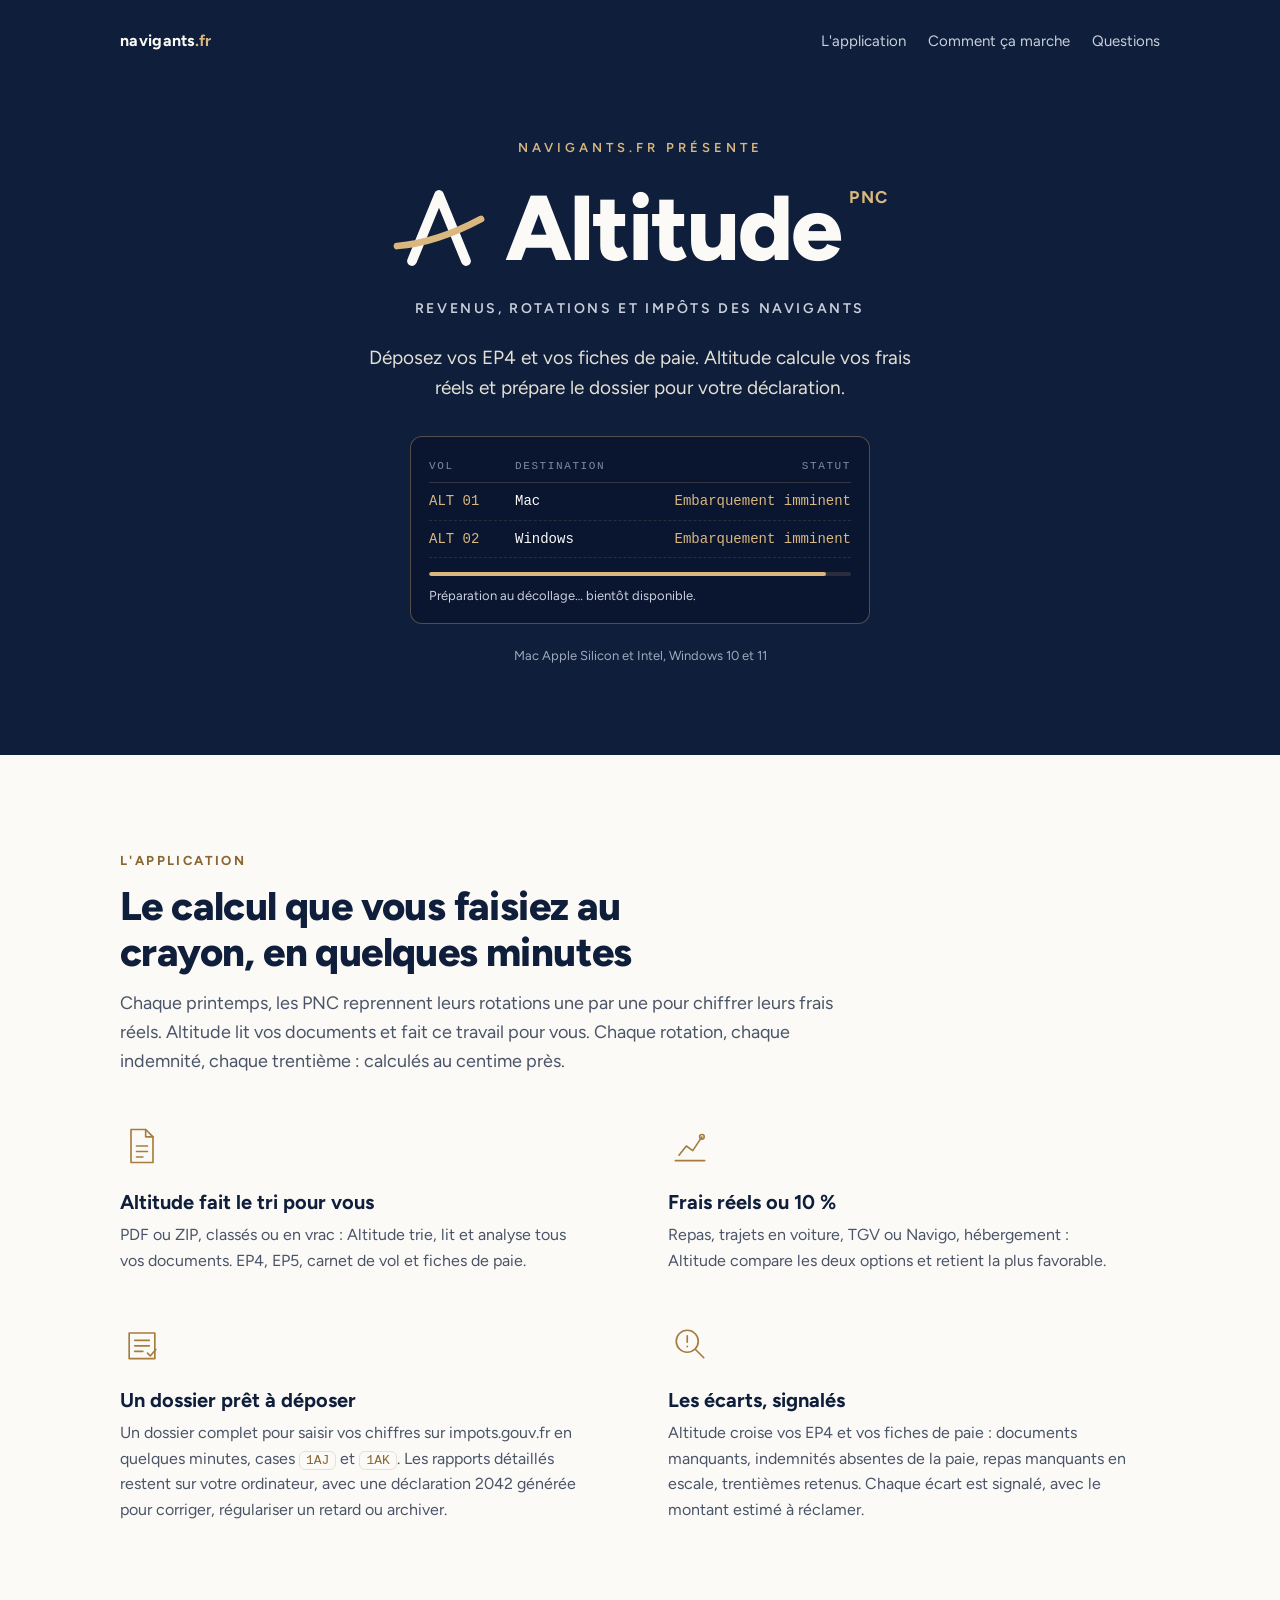
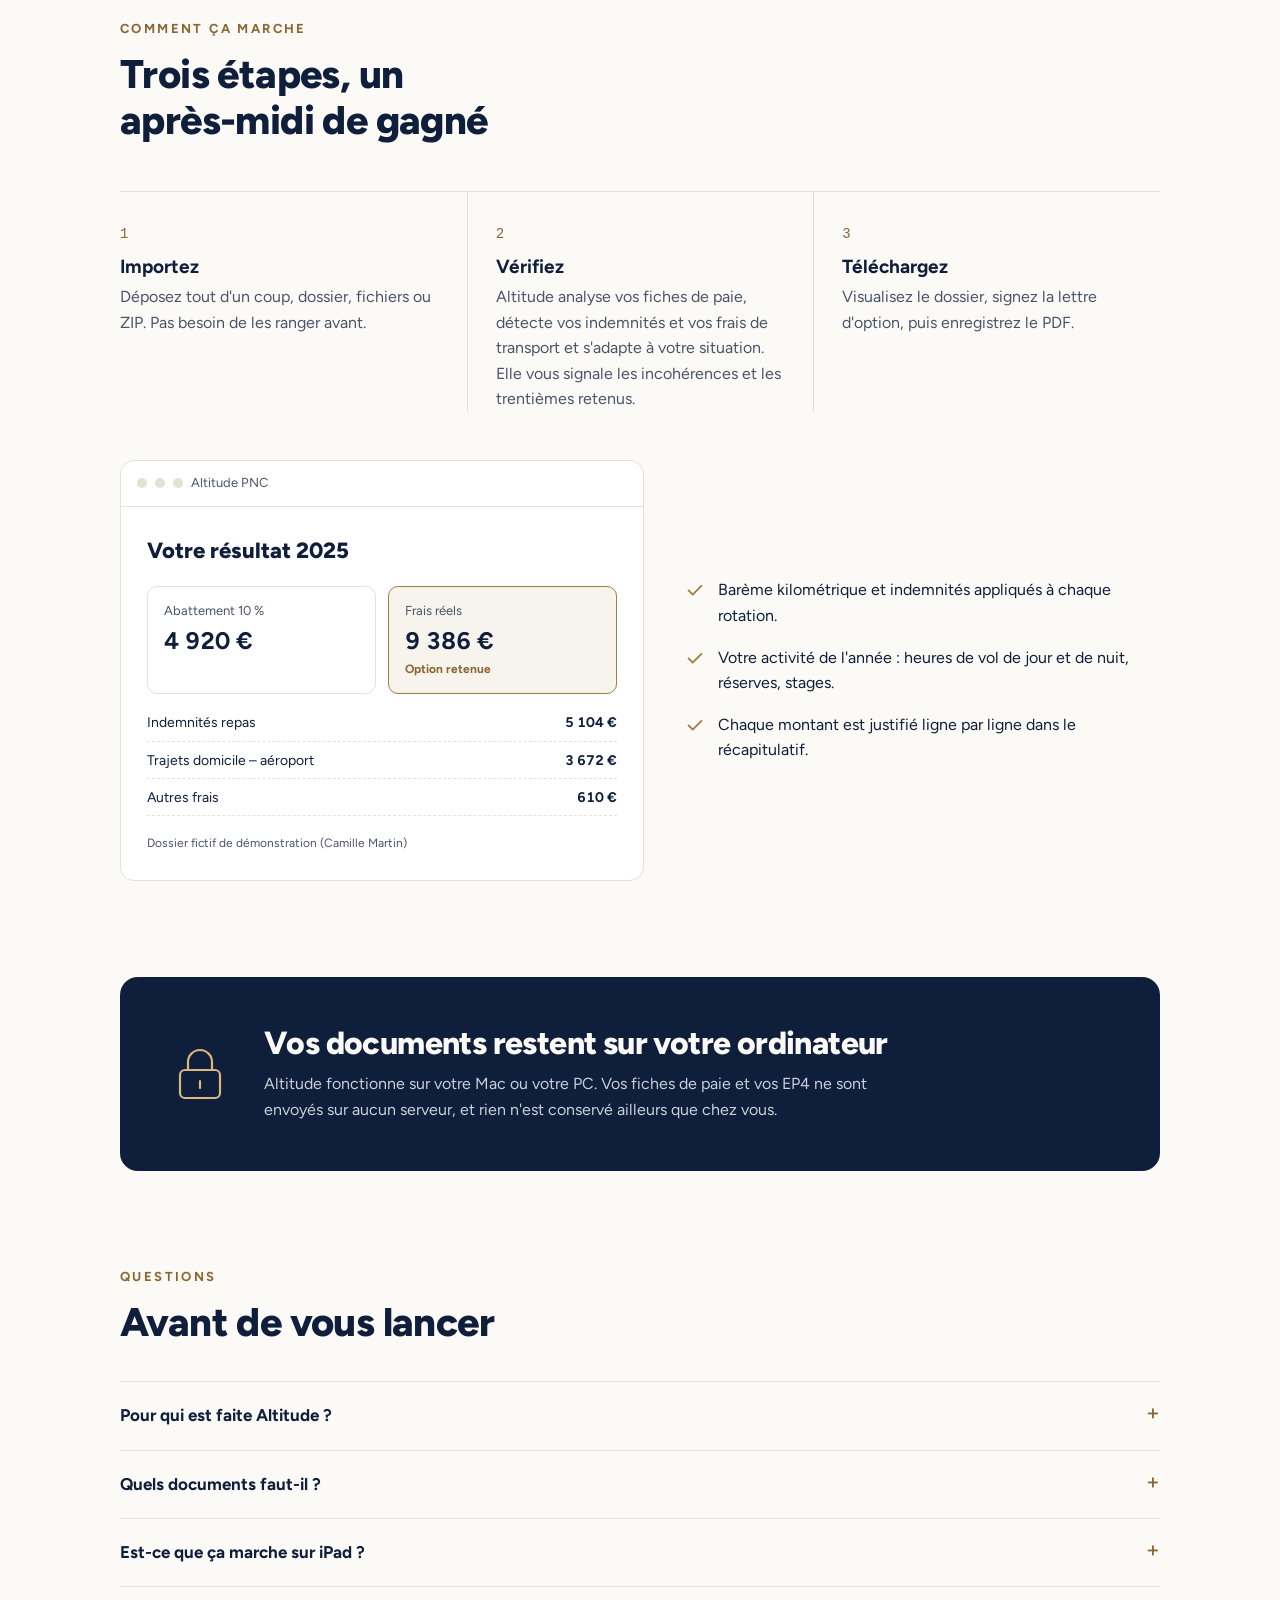
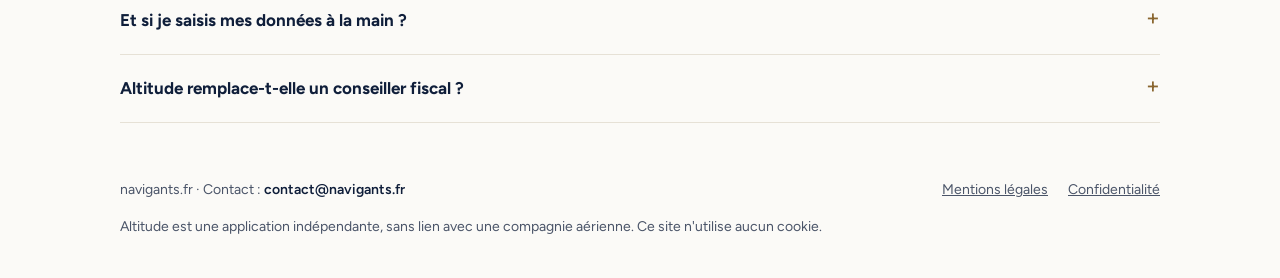
<file: index.html>
<!doctype html>
<html lang="fr">
<head>
<meta charset="utf-8">
<meta name="viewport" content="width=device-width, initial-scale=1, viewport-fit=cover">
<title>Altitude · navigants.fr</title>
<meta name="description" content="Altitude lit vos EP4 et vos fiches de paie, calcule vos frais réels et prépare votre dossier de déclaration. Bientôt disponible sur Mac et Windows.">
<meta property="og:title" content="navigants.fr présente Altitude">
<meta property="og:description" content="Revenus, rotations et impôts des navigants. Bientôt disponible.">
<meta property="og:type" content="website">
<meta property="og:url" content="https://www.navigants.fr/">
<link rel="icon" href="favicon.svg" type="image/svg+xml">
<style>
@font-face{font-family:"Figtree";src:url("fonts/Figtree-variable.woff2") format("woff2");font-weight:300 900;font-display:swap}
html{color-scheme:light}
body{margin:0}
/* Mise en page : générique "studio" bleu nuit en ouverture, puis une page claire et calme, une colonne de 1080px max. */
:root{
  --nuit:#0F1E3A; --nuit-2:#14284B; --ivoire:#FBFAF7; --or:#D9B77E; --or-fonce:#8A6630;
  --bg:#FBFAF7; --surface:#FFFFFF; --fg:#0F1E3A; --fg-2:#4A5468; --ligne:#E6E1D6; --accent:#8A6630; --accent-trait:#A67C3D;
  --f-texte:"Figtree",system-ui,-apple-system,"Segoe UI",sans-serif;
  --f-code:ui-monospace,"SF Mono",Menlo,Consolas,monospace;
}
@media (prefers-color-scheme: dark){:root:not([data-theme="light"]){
  --bg:#0B1730; --surface:#12223F; --fg:#F1EEE6; --fg-2:#A9B2C4; --ligne:#24365A; --accent:#D9B77E; --accent-trait:#D9B77E; color-scheme:dark}}
:root[data-theme="dark"]{
  --bg:#0B1730; --surface:#12223F; --fg:#F1EEE6; --fg-2:#A9B2C4; --ligne:#24365A; --accent:#D9B77E; --accent-trait:#D9B77E; color-scheme:dark}

*{box-sizing:border-box}
body{background:var(--bg);color:var(--fg);font:16px/1.6 var(--f-texte)}
h1,h2,h3{text-wrap:balance;margin:0;line-height:1.15}
p{margin:0}
.cadre{max-width:1080px;margin:0 auto;padding-inline:20px}
a{color:var(--accent)}
:focus-visible{outline:2px solid var(--or);outline-offset:3px;border-radius:4px}

/* ---------- Générique ---------- */
.generique{background:var(--nuit);color:var(--ivoire);padding-block:28px 88px;overflow:hidden}
.barre{display:flex;justify-content:space-between;align-items:center;gap:16px;flex-wrap:wrap}
.domaine{font-weight:700;letter-spacing:.3px;color:var(--ivoire);text-decoration:none}
.domaine span{color:var(--or)}
.barre nav{display:flex;gap:22px;flex-wrap:wrap}
.barre nav a{color:#C9CFDB;text-decoration:none;font-size:15px}
.barre nav a:hover{color:var(--ivoire)}
.scene{display:flex;flex-direction:column;align-items:center;text-align:center;gap:22px;padding-top:84px}
.presente{font-size:13px;font-weight:600;letter-spacing:4px;text-transform:uppercase;color:var(--or);animation:fondu 1s ease both}
.logo{display:flex;align-items:center;gap:18px}
.logo svg{width:96px;height:96px;flex:none}
.trace-a{stroke-dasharray:100;stroke-dashoffset:0;animation:trace 1.1s .5s cubic-bezier(.6,0,.3,1) both}
.trace-s{stroke-dasharray:70;stroke-dashoffset:0;animation:trace-s .9s 1.4s cubic-bezier(.5,0,.2,1) both}
.nom{display:flex;align-items:flex-start;gap:8px;animation:fondu .9s 1.2s ease both}
.nom b{font-size:clamp(52px,9vw,92px);font-weight:800;letter-spacing:-2px;line-height:1}
.nom sup{font-size:17px;font-weight:700;letter-spacing:1.8px;color:var(--or);margin-top:6px}
.devise{font-size:14px;font-weight:600;letter-spacing:2.6px;text-transform:uppercase;color:#C9CFDB;animation:fondu .9s 1.8s ease both}
.accroche{max-width:560px;font-size:19px;color:#E4E0D6;animation:fondu .9s 2s ease both}
.boutons{display:flex;gap:12px;flex-wrap:wrap;justify-content:center;margin-top:8px;animation:fondu .9s 2.2s ease both}
.btn{display:inline-flex;align-items:center;gap:10px;min-height:48px;padding:0 22px;border-radius:10px;font:600 16px var(--f-texte);text-decoration:none;cursor:pointer}
.btn svg{width:20px;height:20px}
.btn-or{background:var(--or);color:var(--nuit);border:1px solid var(--or)}
.btn-or:hover{background:#E6C891}
.btn-ligne{background:transparent;color:var(--ivoire);border:1px solid rgba(217,183,126,.55)}
.btn-ligne:hover{border-color:var(--or)}
/* Tableau des départs : l'appli n'est pas encore téléchargeable */
.tableau{width:min(460px,100%);margin-top:10px;background:#0A1530;border:1px solid rgba(217,183,126,.35);border-radius:12px;padding:14px 18px 16px;text-align:left;font-family:var(--f-code);font-size:14px;animation:fondu .9s 2.2s ease both}
.tab-tete,.tab-ligne{display:grid;grid-template-columns:72px minmax(0,1fr) auto;gap:14px;padding:7px 0}
.tab-tete{color:#7F8BA3;font-size:11px;letter-spacing:1.6px;text-transform:uppercase;border-bottom:1px solid rgba(217,183,126,.2)}
.tab-ligne{color:var(--ivoire);border-bottom:1px dashed rgba(217,183,126,.15)}
.vol{color:var(--or)}
.statut{color:var(--or);animation:clignote 1.6s steps(1) infinite}
.chargement{height:4px;border-radius:2px;background:rgba(217,183,126,.15);margin-top:14px;overflow:hidden}
.chargement i{display:block;height:100%;width:94%;background:var(--or);border-radius:2px;animation:presque 6s cubic-bezier(.1,.7,.1,1) 2.4s both}
.tab-pied{margin-top:10px;font-family:var(--f-texte);font-size:13px;color:#C9CFDB}
@keyframes clignote{50%{opacity:.25}}
@keyframes presque{from{width:0}to{width:94%}}
.petit{font-size:13px;color:#9FA9BC;animation:fondu .9s 2.3s ease both}
@keyframes trace{from{stroke-dashoffset:100}to{stroke-dashoffset:0}}
@keyframes trace-s{from{stroke-dashoffset:70}to{stroke-dashoffset:0}}
@keyframes fondu{from{opacity:0;transform:translateY(6px)}to{opacity:1;transform:none}}
@media (prefers-reduced-motion:reduce){*{animation:none!important}}

/* ---------- Vidéo ---------- */
.video{margin-top:-56px}
.ecran{position:relative;aspect-ratio:16/9;max-width:100%;border-radius:16px;background:var(--nuit-2);border:1px solid rgba(217,183,126,.35);display:flex;flex-direction:column;align-items:center;justify-content:center;gap:14px;color:#C9CFDB;box-shadow:0 30px 60px -30px rgba(15,30,58,.55)}
.lecture{width:76px;height:76px;border-radius:50%;border:1.5px solid var(--or);display:grid;place-items:center;background:transparent;cursor:pointer}
.lecture svg{width:28px;height:28px;margin-left:4px}
.ecran small{font-size:14px}

/* ---------- Sections ---------- */
section.bloc{padding-block:96px 0}
.surtitre{font-size:13px;font-weight:700;letter-spacing:2.4px;text-transform:uppercase;color:var(--accent);margin-bottom:12px}
h2{font-size:clamp(28px,4vw,40px);font-weight:800;letter-spacing:-.6px;max-width:22ch}
.intro{color:var(--fg-2);font-size:18px;max-width:60ch;margin-top:14px}

.trois{display:grid;grid-template-columns:repeat(2,minmax(0,1fr));gap:48px 56px;margin-top:48px}
.trois p{max-width:46ch}
.trois h3{font-size:20px;font-weight:700;margin:16px 0 8px}
.trois p{color:var(--fg-2)}
.picto{width:44px;height:44px;color:var(--accent-trait)}
.case{font-family:var(--f-code);font-size:13px;color:var(--accent);border:1px solid var(--ligne);border-radius:6px;padding:1px 6px;white-space:nowrap}

/* Étapes : vraie séquence, donc numérotée */
.etapes{list-style:none;padding:0;margin:48px 0 0;display:grid;grid-template-columns:repeat(3,minmax(0,1fr));gap:0;border-top:1px solid var(--ligne)}
.etapes li{padding:28px 28px 0 0;position:relative}
.etapes li+li{padding-left:28px;border-left:1px solid var(--ligne)}
.etapes .n{font-family:var(--f-code);color:var(--accent);font-size:14px}
.etapes h3{font-size:19px;margin:10px 0 6px}
.etapes p{color:var(--fg-2)}

/* Aperçu fictif */
.apercu{margin-top:48px;display:grid;grid-template-columns:minmax(0,1.1fr) minmax(0,1fr);gap:40px;align-items:center}
.fenetre{background:var(--surface);border:1px solid var(--ligne);border-radius:14px;overflow:hidden}
.fenetre-tete{display:flex;align-items:center;gap:8px;padding:12px 16px;border-bottom:1px solid var(--ligne);font-size:13px;color:var(--fg-2)}
.fenetre-tete i{width:10px;height:10px;border-radius:50%;background:var(--ligne);display:inline-block}
.fenetre-corps{padding:26px;display:flex;flex-direction:column;gap:18px}
.res-titre{font-size:22px;font-weight:800}
.comparaison{display:grid;grid-template-columns:repeat(2,minmax(0,1fr));gap:12px}
.choix{border:1px solid var(--ligne);border-radius:10px;padding:14px 16px}
.choix.retenu{border-color:var(--accent-trait);background:color-mix(in srgb,var(--accent-trait) 9%,transparent)}
.choix span{display:block;font-size:13px;color:var(--fg-2)}
.choix b{display:block;font-size:24px;font-variant-numeric:tabular-nums;white-space:nowrap}
.choix em{display:block;font-style:normal;font-size:12px;font-weight:700;color:var(--accent)}
.lignes{display:flex;flex-direction:column;gap:8px;font-size:14px}
.lignes div{display:flex;justify-content:space-between;gap:12px;border-bottom:1px dashed var(--ligne);padding-bottom:6px}
.lignes b{font-variant-numeric:tabular-nums}
.fictif{font-size:12px;color:var(--fg-2)}
.puces{list-style:none;padding:0;margin:0;display:flex;flex-direction:column;gap:16px}
.puces li{display:flex;gap:12px}
.puces svg{flex:none;width:22px;height:22px;color:var(--accent-trait);margin-top:2px}

/* Confidentialité */
.coffre{margin-top:96px;background:var(--nuit);color:var(--ivoire);border-radius:18px;padding:48px;display:grid;grid-template-columns:auto minmax(0,1fr);gap:32px;align-items:center}
.coffre svg{width:64px;height:64px;color:var(--or)}
.coffre h2{color:var(--ivoire);max-width:none;font-size:clamp(24px,3vw,32px)}
.coffre p{color:#C9CFDB;margin-top:10px;max-width:62ch}

/* FAQ */
.faq{margin-top:36px;border-top:1px solid var(--ligne)}
.faq details{border-bottom:1px solid var(--ligne)}
.faq summary{cursor:pointer;list-style:none;display:flex;justify-content:space-between;gap:16px;padding:20px 0;font-weight:700;font-size:17px}
.faq summary::-webkit-details-marker{display:none}
.faq summary::after{content:"+";color:var(--accent);font-weight:500;font-size:22px;line-height:1}
.faq details[open] summary::after{content:"–"}
.faq details p{color:var(--fg-2);padding-bottom:20px;max-width:65ch}

/* Bientôt PNT */
.bientot{margin-top:96px;display:flex;justify-content:space-between;align-items:center;gap:24px;flex-wrap:wrap;padding:28px 0;border-top:1px solid var(--ligne);border-bottom:1px solid var(--ligne)}
.bientot .marque{display:flex;align-items:flex-start;gap:6px}
.bientot .marque b{font-size:30px;font-weight:800;letter-spacing:-.6px}
.pill{font-size:12px;font-weight:700;letter-spacing:1.5px;padding:3px 8px;border-radius:6px}
.pill-pnc{color:var(--accent);border:1.5px solid var(--accent-trait)}
.pill-pnt{color:var(--nuit);background:var(--or);border:1.5px solid var(--or)}
.bientot p{color:var(--fg-2)}

/* Pied */
footer{padding-block:56px 40px;margin-top:0;color:var(--fg-2);font-size:14px}
.pied{display:flex;justify-content:space-between;gap:24px;flex-wrap:wrap}
.pied nav{display:flex;gap:20px;flex-wrap:wrap}
.pied a{color:var(--fg-2)}
.mail{user-select:all;color:var(--fg);font-weight:600}

@media (max-width:820px){
  .trois,.etapes,.apercu{grid-template-columns:minmax(0,1fr)}
  .etapes li,.etapes li+li{padding:24px 0 0;border-left:0}
  .etapes li+li{border-top:1px solid var(--ligne);margin-top:24px}
  .coffre{grid-template-columns:minmax(0,1fr);padding:32px 24px}
  .scene{padding-top:56px}
  .logo svg{width:64px;height:64px}
  .barre nav{display:none}
}
@media (max-width:480px){
  .tab-tete,.tab-ligne{grid-template-columns:64px minmax(0,1fr)}
  .tab-tete span:last-child{display:none}
  .tab-ligne .statut{grid-column:2}
  .tab-ligne{row-gap:2px}
}
</style>
</head>
<body>

<header class="generique">
  <div class="cadre">
    <div class="barre">
      <a class="domaine" href="#">navigants<span>.fr</span></a>
      <nav aria-label="Sections">
        <a href="#pourquoi">L'application</a>
        <a href="#comment">Comment ça marche</a>
        <a href="#questions">Questions</a>
      </nav>
    </div>

    <div class="scene">
      <p class="presente">navigants.fr présente</p>
      <div class="logo">
        <svg viewBox="0 0 64 64" aria-hidden="true">
          <path class="trace-a" pathLength="100" d="M14 54 L32 10 L50 54" fill="none" stroke="#FBFAF7" stroke-width="6.5" stroke-linecap="round" stroke-linejoin="round"/>
          <path class="trace-s" pathLength="70" d="M4 44 Q 30 42 60 26" fill="none" stroke="#D9B77E" stroke-width="4.5" stroke-linecap="round"/>
        </svg>
        <h1 class="nom"><b>Altitude</b><sup>PNC</sup></h1>
      </div>
      <p class="devise">Revenus, rotations et impôts des navigants</p>
      <p class="accroche">Déposez vos EP4 et vos fiches de paie. Altitude calcule vos frais réels et prépare le dossier pour votre déclaration.</p>
      <div class="tableau" id="telecharger" role="table" aria-label="Disponibilité de l'application">
        <div class="tab-tete" role="row"><span role="columnheader">Vol</span><span role="columnheader">Destination</span><span role="columnheader">Statut</span></div>
        <div class="tab-ligne" role="row"><span class="vol" role="cell">ALT 01</span><span role="cell">Mac</span><span class="statut" role="cell">Embarquement imminent</span></div>
        <div class="tab-ligne" role="row"><span class="vol" role="cell">ALT 02</span><span role="cell">Windows</span><span class="statut" role="cell">Embarquement imminent</span></div>
        <div class="chargement" aria-hidden="true"><i></i></div>
        <p class="tab-pied">Préparation au décollage… bientôt disponible.</p>
      </div>
      <p class="petit">Mac Apple Silicon et Intel, Windows 10 et 11</p>
    </div>
  </div>
</header>

<main>
  <section class="bloc cadre" id="pourquoi">
    <p class="surtitre">L'application</p>
    <h2>Le calcul que vous faisiez au crayon, en quelques minutes</h2>
    <p class="intro">Chaque printemps, les PNC reprennent leurs rotations une par une pour chiffrer leurs frais réels. Altitude lit vos documents et fait ce travail pour vous. Chaque rotation, chaque indemnité, chaque trentième : calculés au centime près.</p>

    <div class="trois">
      <div>
        <svg class="picto" viewBox="0 0 48 48" fill="none" stroke="currentColor" stroke-width="1.8" stroke-linecap="round" stroke-linejoin="round" aria-hidden="true"><path d="M12 6h16l8 8v28H12z"/><path d="M28 6v8h8M18 24h12M18 30h12M18 36h7"/></svg>
        <h3>Altitude fait le tri pour vous</h3>
        <p>PDF ou ZIP, classés ou en vrac : Altitude trie, lit et analyse tous vos documents. EP4, EP5, carnet de vol et fiches de paie.</p>
      </div>
      <div>
        <svg class="picto" viewBox="0 0 48 48" fill="none" stroke="currentColor" stroke-width="1.8" stroke-linecap="round" stroke-linejoin="round" aria-hidden="true"><path d="M8 40h32M12 34l8-10 7 5 10-15"/><circle cx="37" cy="14" r="2.5"/></svg>
        <h3>Frais réels ou 10 %</h3>
        <p>Repas, trajets en voiture, TGV ou Navigo, hébergement : Altitude compare les deux options et retient la plus favorable.</p>
      </div>
      <div>
        <svg class="picto" viewBox="0 0 48 48" fill="none" stroke="currentColor" stroke-width="1.8" stroke-linecap="round" stroke-linejoin="round" aria-hidden="true"><path d="M10 12h28v28H10z"/><path d="M16 20h16M16 26h16M16 32h9"/><path d="M30 34l3 3 6-7"/></svg>
        <h3>Un dossier prêt à déposer</h3>
        <p>Un dossier complet pour saisir vos chiffres sur impots.gouv.fr en quelques minutes, cases <span class="case">1AJ</span> et <span class="case">1AK</span>. Les rapports détaillés restent sur votre ordinateur, avec une déclaration 2042 générée pour corriger, régulariser un retard ou archiver.</p>
      </div>
      <div>
        <svg class="picto" viewBox="0 0 48 48" fill="none" stroke="currentColor" stroke-width="1.8" stroke-linecap="round" stroke-linejoin="round" aria-hidden="true"><circle cx="21" cy="21" r="12"/><path d="M30 30l9 9M21 15v7M21 26.5v.5"/></svg>
        <h3>Les écarts, signalés</h3>
        <p>Altitude croise vos EP4 et vos fiches de paie : documents manquants, indemnités absentes de la paie, repas manquants en escale, trentièmes retenus. Chaque écart est signalé, avec le montant estimé à réclamer.</p>
      </div>
    </div>
  </section>

  <section class="bloc cadre" id="comment">
    <p class="surtitre">Comment ça marche</p>
    <h2>Trois étapes, un après-midi de gagné</h2>
    <ol class="etapes">
      <li><span class="n">1</span><h3>Importez</h3><p>Déposez tout d'un coup, dossier, fichiers ou ZIP. Pas besoin de les ranger avant.</p></li>
      <li><span class="n">2</span><h3>Vérifiez</h3><p>Altitude analyse vos fiches de paie, détecte vos indemnités et vos frais de transport et s'adapte à votre situation. Elle vous signale les incohérences et les trentièmes retenus.</p></li>
      <li><span class="n">3</span><h3>Téléchargez</h3><p>Visualisez le dossier, signez la lettre d'option, puis enregistrez le PDF.</p></li>
    </ol>

    <div class="apercu">
      <div class="fenetre" aria-label="Aperçu de l'écran de résultat, dossier fictif">
        <div class="fenetre-tete"><i></i><i></i><i></i><span>Altitude PNC</span></div>
        <div class="fenetre-corps">
          <p class="res-titre">Votre résultat 2025</p>
          <div class="comparaison">
            <div class="choix"><span>Abattement 10 %</span><b>4 920 €</b></div>
            <div class="choix retenu"><span>Frais réels</span><b>9 386 €</b><em>Option retenue</em></div>
          </div>
          <div class="lignes">
            <div><span>Indemnités repas</span><b>5 104 €</b></div>
            <div><span>Trajets domicile – aéroport</span><b>3 672 €</b></div>
            <div><span>Autres frais</span><b>610 €</b></div>
          </div>
          <p class="fictif">Dossier fictif de démonstration (Camille Martin)</p>
        </div>
      </div>
      <ul class="puces">
        <li><svg viewBox="0 0 24 24" fill="none" stroke="currentColor" stroke-width="2" stroke-linecap="round" stroke-linejoin="round" aria-hidden="true"><path d="M5 12.5l4.5 4.5L19 7.5"/></svg><p>Barème kilométrique et indemnités appliqués à chaque rotation.</p></li>
        <li><svg viewBox="0 0 24 24" fill="none" stroke="currentColor" stroke-width="2" stroke-linecap="round" stroke-linejoin="round" aria-hidden="true"><path d="M5 12.5l4.5 4.5L19 7.5"/></svg><p>Votre activité de l'année : heures de vol de jour et de nuit, réserves, stages.</p></li>
        <li><svg viewBox="0 0 24 24" fill="none" stroke="currentColor" stroke-width="2" stroke-linecap="round" stroke-linejoin="round" aria-hidden="true"><path d="M5 12.5l4.5 4.5L19 7.5"/></svg><p>Chaque montant est justifié ligne par ligne dans le récapitulatif.</p></li>
      </ul>
    </div>
  </section>

  <div class="cadre">
    <div class="coffre">
      <svg viewBox="0 0 64 64" fill="none" stroke="currentColor" stroke-width="2.2" stroke-linecap="round" stroke-linejoin="round" aria-hidden="true"><rect x="12" y="28" width="40" height="28" rx="5"/><path d="M20 28v-8a12 12 0 0 1 24 0v8"/><path d="M32 39v7"/></svg>
      <div>
        <h2>Vos documents restent sur votre ordinateur</h2>
        <p>Altitude fonctionne sur votre Mac ou votre PC. Vos fiches de paie et vos EP4 ne sont envoyés sur aucun serveur, et rien n'est conservé ailleurs que chez vous.</p>
      </div>
    </div>
  </div>

  <section class="bloc cadre" id="questions">
    <p class="surtitre">Questions</p>
    <h2>Avant de vous lancer</h2>
    <div class="faq">
      <details><summary>Pour qui est faite Altitude ?</summary><p>Pour les personnels navigants commerciaux qui veulent déclarer leurs frais réels sans refaire le calcul à la main.</p></details>
      <details><summary>Quels documents faut-il ?</summary><p>Vos EP4, EP5, carnet de vol et fiches de paie, en PDF ou en ZIP, classés ou non. Altitude reconnaît chaque document et fait le tri.</p></details>
      <details><summary>Est-ce que ça marche sur iPad ?</summary><p>Pas encore. Une version iPad est à l'étude.</p></details>
      <details><summary>Et si je saisis mes données à la main ?</summary><p>C'est possible, mais il vous appartient alors de vérifier vos chiffres. En important vos documents, c'est Altitude qui lit, contrôle et vous alerte.</p></details>
      <details><summary>Altitude remplace-t-elle un conseiller fiscal ?</summary><p>Non. Mais la précision de ses calculs et de ses analyses vous donne une vision claire de votre activité et de vos revenus. Votre déclaration reste sous votre responsabilité.</p></details>
    </div>
  </section>

</main>

<footer class="cadre">
  <div class="pied">
    <p>navigants.fr · Contact : <span class="mail">contact@navigants.fr</span></p>
    <nav aria-label="Informations légales"><a href="mentions-legales.html">Mentions légales</a><a href="confidentialite.html">Confidentialité</a></nav>
  </div>
  <p style="margin-top:14px">Altitude est une application indépendante, sans lien avec une compagnie aérienne. Ce site n'utilise aucun cookie.</p>
</footer>
</body>
</html>
</file>
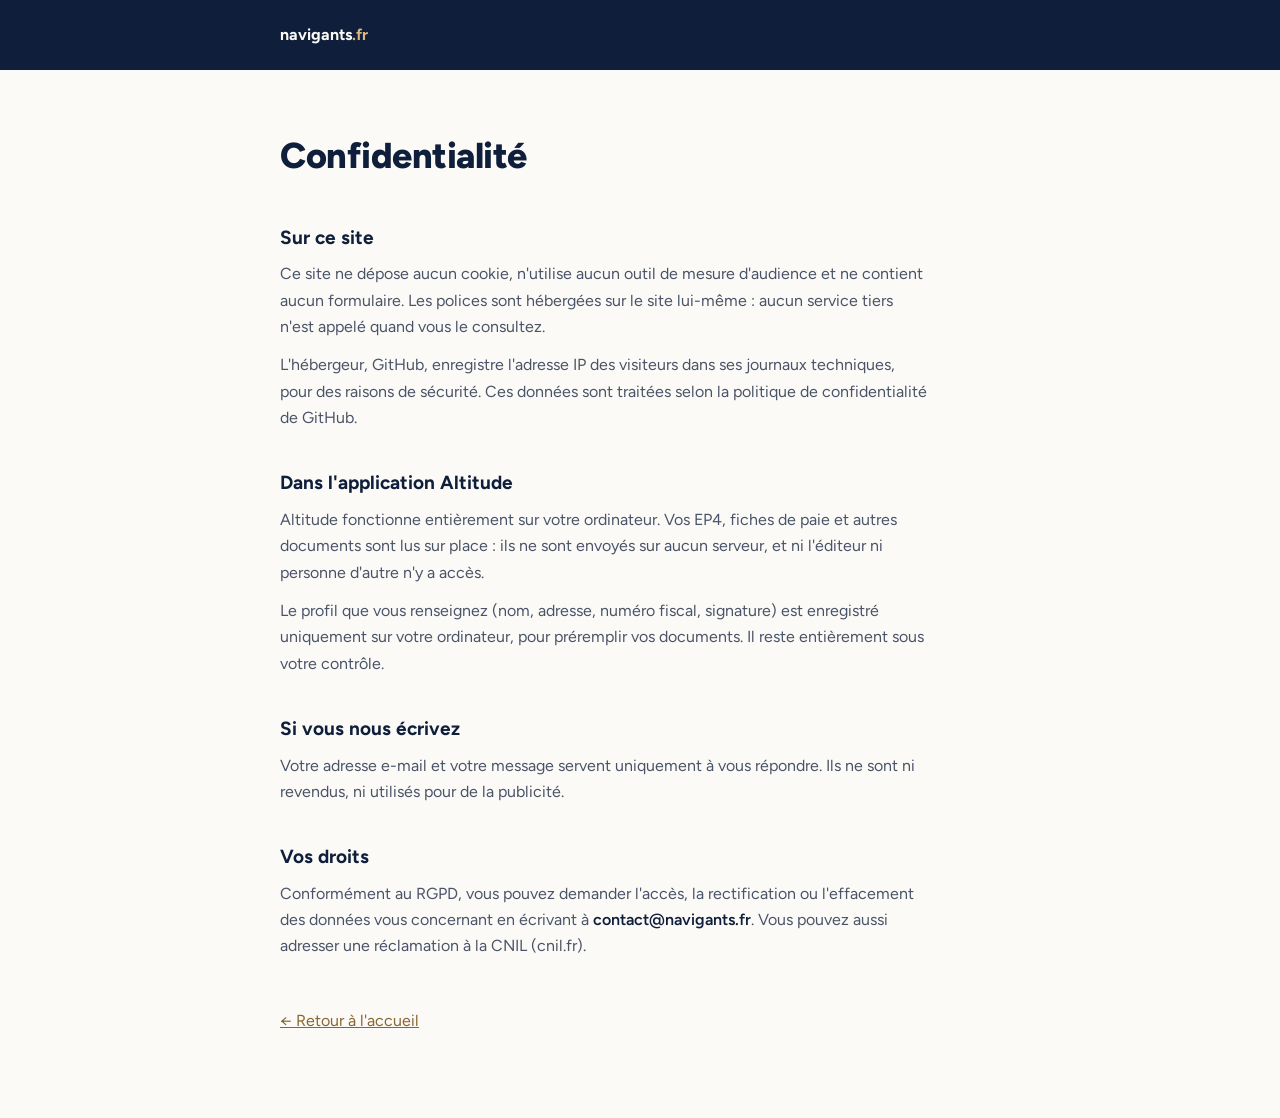
<file: confidentialite.html>
<!doctype html>
<html lang="fr">
<head>
<meta charset="utf-8">
<meta name="viewport" content="width=device-width, initial-scale=1, viewport-fit=cover">
<title>Confidentialité · navigants.fr</title>
<link rel="icon" href="favicon.svg" type="image/svg+xml">
<link rel="stylesheet" href="legal.css">
</head>
<body>
<header class="haut"><div class="cadre"><a class="domaine" href="./">navigants<span>.fr</span></a></div></header>
<main class="cadre texte">
  <h1>Confidentialité</h1>

  <h2>Sur ce site</h2>
  <p>Ce site ne dépose aucun cookie, n'utilise aucun outil de mesure d'audience et ne contient aucun formulaire. Les polices sont hébergées sur le site lui-même : aucun service tiers n'est appelé quand vous le consultez.</p>
  <p>L'hébergeur, GitHub, enregistre l'adresse IP des visiteurs dans ses journaux techniques, pour des raisons de sécurité. Ces données sont traitées selon la politique de confidentialité de GitHub.</p>

  <h2>Dans l'application Altitude</h2>
  <p>Altitude fonctionne entièrement sur votre ordinateur. Vos EP4, fiches de paie et autres documents sont lus sur place : ils ne sont envoyés sur aucun serveur, et ni l'éditeur ni personne d'autre n'y a accès.</p>
  <p>Le profil que vous renseignez (nom, adresse, numéro fiscal, signature) est enregistré uniquement sur votre ordinateur, pour préremplir vos documents. Il reste entièrement sous votre contrôle.</p>

  <h2>Si vous nous écrivez</h2>
  <p>Votre adresse e-mail et votre message servent uniquement à vous répondre. Ils ne sont ni revendus, ni utilisés pour de la publicité.</p>

  <h2>Vos droits</h2>
  <p>Conformément au RGPD, vous pouvez demander l'accès, la rectification ou l'effacement des données vous concernant en écrivant à <span class="mail">contact@navigants.fr</span>. Vous pouvez aussi adresser une réclamation à la CNIL (cnil.fr).</p>

  <p class="retour"><a href="./">← Retour à l'accueil</a></p>
</main>
</body>
</html>
</file>
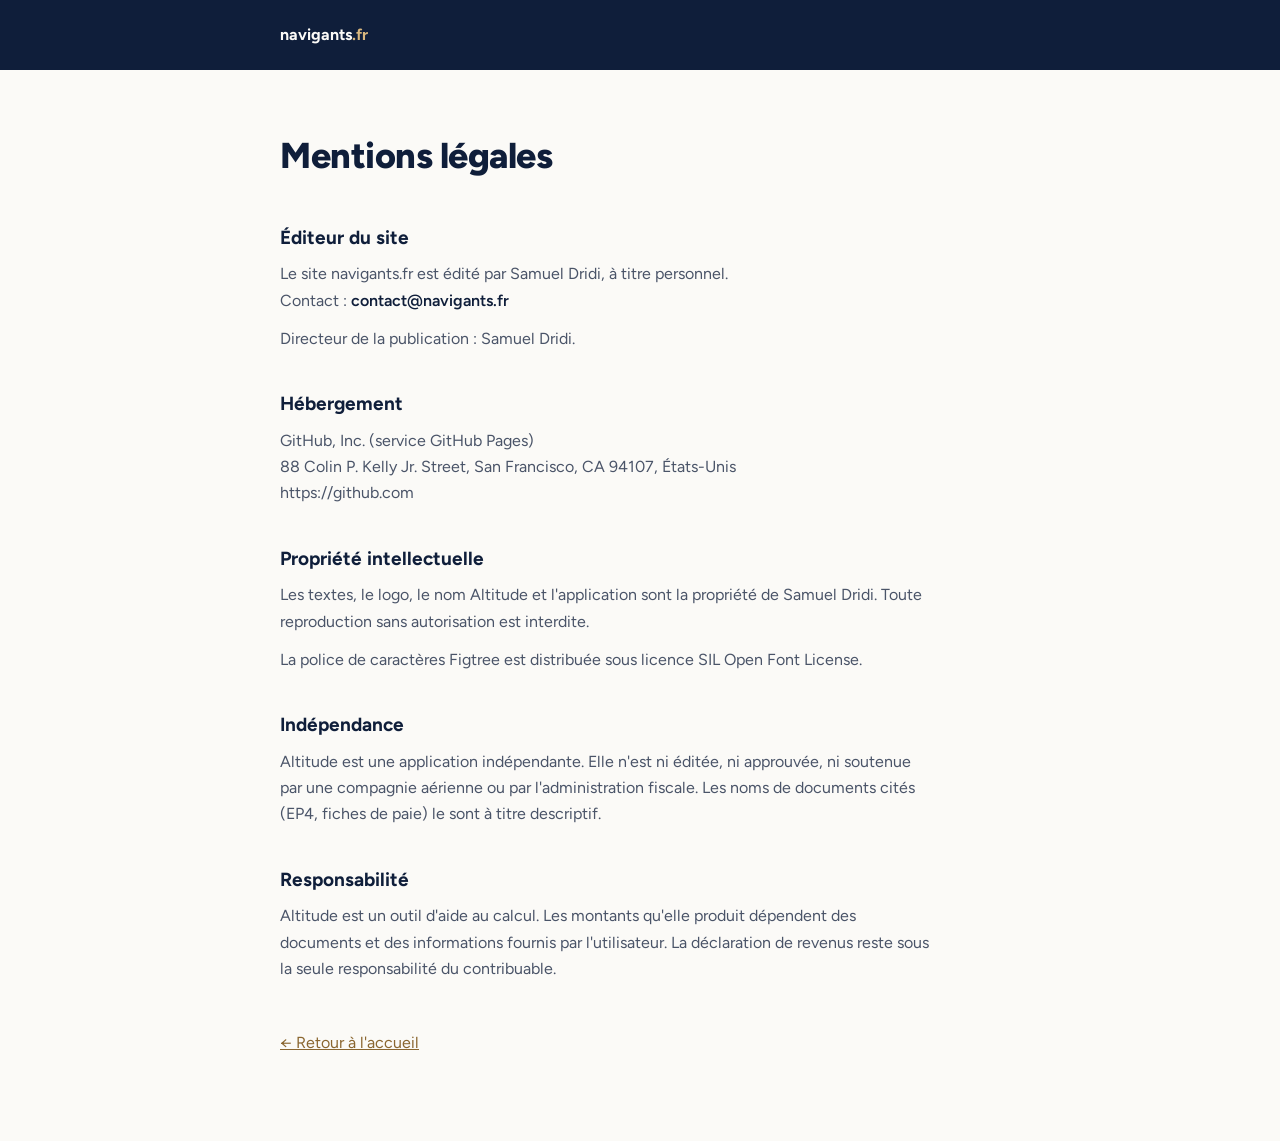
<file: mentions-legales.html>
<!doctype html>
<html lang="fr">
<head>
<meta charset="utf-8">
<meta name="viewport" content="width=device-width, initial-scale=1, viewport-fit=cover">
<title>Mentions légales · navigants.fr</title>
<link rel="icon" href="favicon.svg" type="image/svg+xml">
<link rel="stylesheet" href="legal.css">
</head>
<body>
<header class="haut"><div class="cadre"><a class="domaine" href="./">navigants<span>.fr</span></a></div></header>
<main class="cadre texte">
  <h1>Mentions légales</h1>

  <h2>Éditeur du site</h2>
  <p>Le site navigants.fr est édité par Samuel Dridi, à titre personnel.<br>
  Contact : <span class="mail">contact@navigants.fr</span></p>
  <p>Directeur de la publication : Samuel Dridi.</p>

  <h2>Hébergement</h2>
  <p>GitHub, Inc. (service GitHub Pages)<br>
  88 Colin P. Kelly Jr. Street, San Francisco, CA 94107, États-Unis<br>
  https://github.com</p>

  <h2>Propriété intellectuelle</h2>
  <p>Les textes, le logo, le nom Altitude et l'application sont la propriété de Samuel Dridi. Toute reproduction sans autorisation est interdite.</p>
  <p>La police de caractères Figtree est distribuée sous licence SIL Open Font License.</p>

  <h2>Indépendance</h2>
  <p>Altitude est une application indépendante. Elle n'est ni éditée, ni approuvée, ni soutenue par une compagnie aérienne ou par l'administration fiscale. Les noms de documents cités (EP4, fiches de paie) le sont à titre descriptif.</p>

  <h2>Responsabilité</h2>
  <p>Altitude est un outil d'aide au calcul. Les montants qu'elle produit dépendent des documents et des informations fournis par l'utilisateur. La déclaration de revenus reste sous la seule responsabilité du contribuable.</p>

  <p class="retour"><a href="./">← Retour à l'accueil</a></p>
</main>
</body>
</html>
</file>
<file: legal.css>
@font-face{font-family:"Figtree";src:url("fonts/Figtree-variable.woff2") format("woff2");font-weight:300 900;font-display:swap}
:root{--nuit:#0F1E3A;--ivoire:#FBFAF7;--or:#D9B77E;--bg:#FBFAF7;--fg:#0F1E3A;--fg-2:#4A5468;--accent:#8A6630;color-scheme:light}
@media (prefers-color-scheme: dark){:root{--bg:#0B1730;--fg:#F1EEE6;--fg-2:#A9B2C4;--accent:#D9B77E;color-scheme:dark}}
*{box-sizing:border-box}
body{margin:0;background:var(--bg);color:var(--fg);font:16px/1.65 "Figtree",system-ui,-apple-system,"Segoe UI",sans-serif}
.cadre{max-width:760px;margin:0 auto;padding-inline:20px}
.haut{background:var(--nuit);padding-block:22px}
.domaine{font-weight:700;color:var(--ivoire);text-decoration:none}
.domaine span{color:var(--or)}
.texte{padding-block:56px 72px}
h1{font-size:36px;font-weight:800;letter-spacing:-.5px;margin:0 0 8px}
h2{font-size:19px;font-weight:700;margin:36px 0 8px}
p{margin:0 0 12px;color:var(--fg-2);max-width:65ch}
a{color:var(--accent)}
.mail{user-select:all;color:var(--fg);font-weight:600}
.retour{margin-top:48px}
</file>
